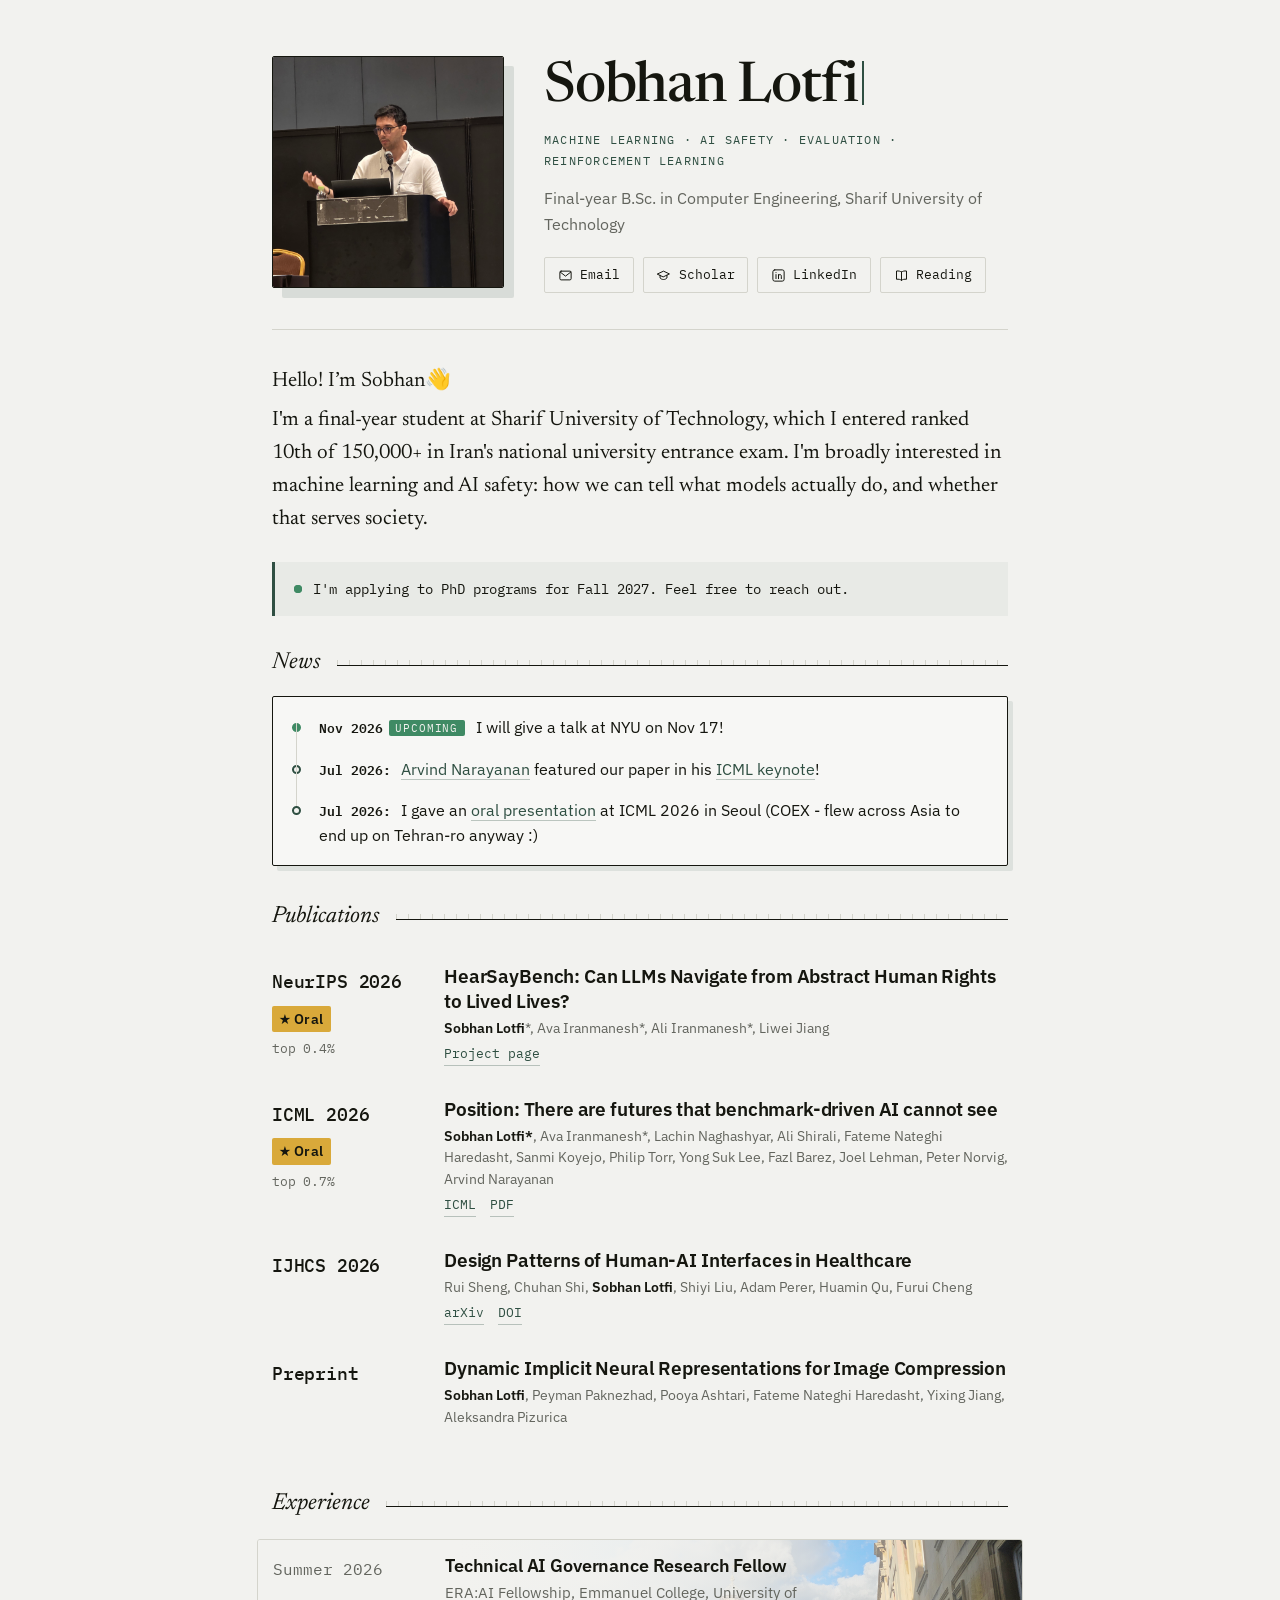
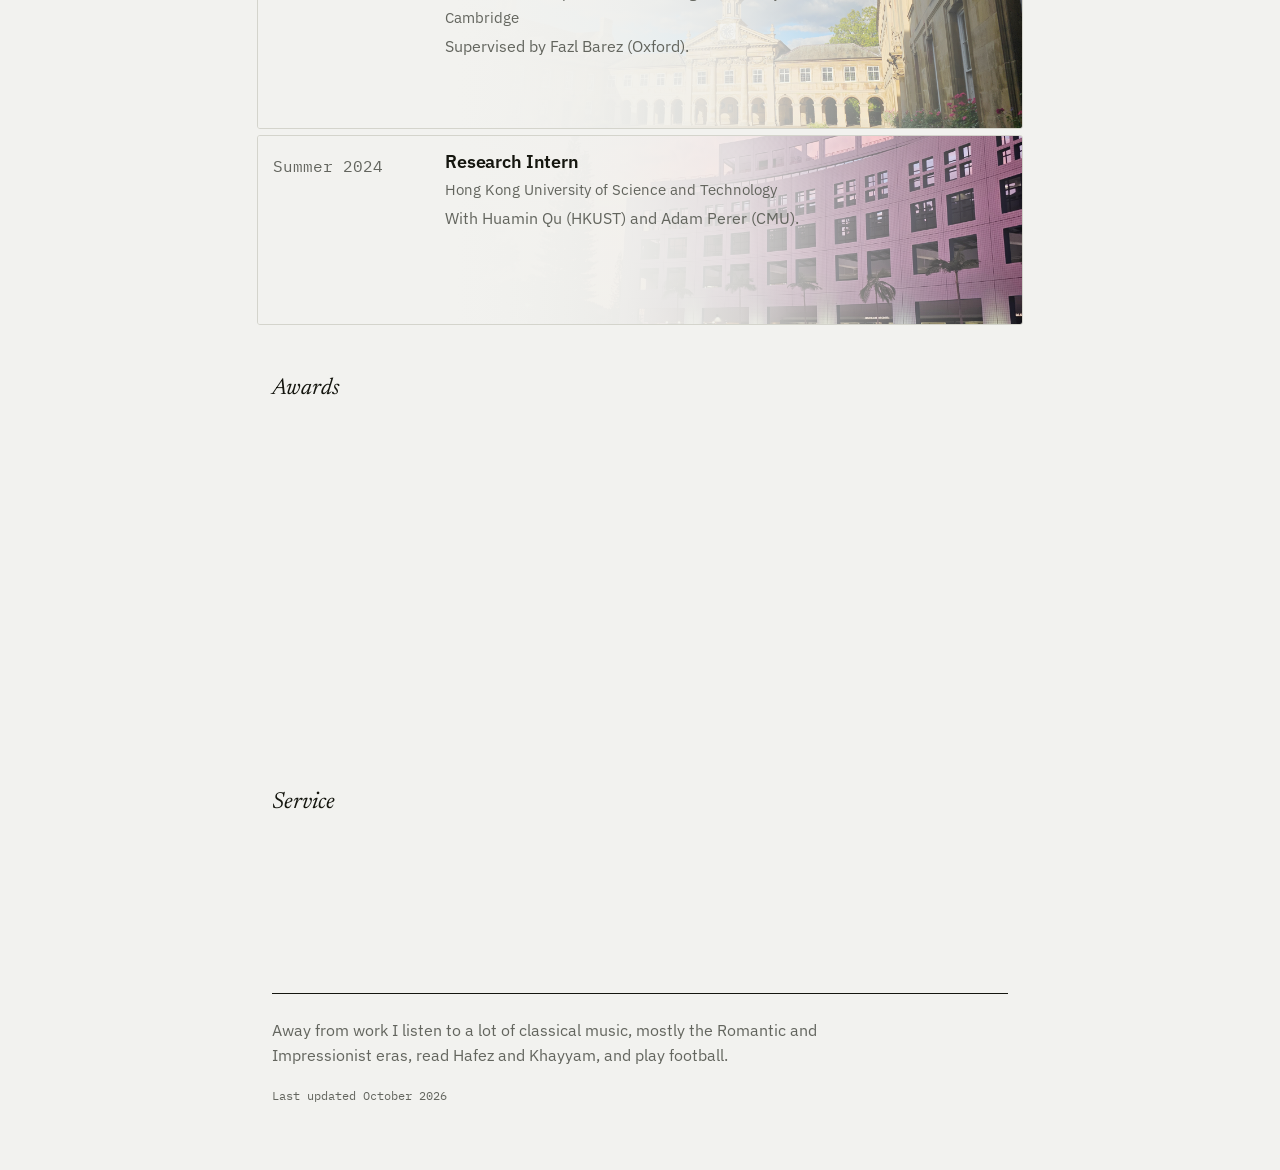
<file: index.html>
<!DOCTYPE html>
<html lang="en">
<head>
<meta charset="utf-8">
<meta name="viewport" content="width=device-width, initial-scale=1">
<title>Sobhan Lotfi</title>
<meta name="description" content="Sobhan Lotfi. Machine learning and AI safety research, with a focus on evaluation.">
<meta property="og:title" content="Sobhan Lotfi">
<meta property="og:description" content="Machine learning and AI safety research, with a focus on evaluation.">
<meta property="og:type" content="website">
<meta property="og:url" content="https://sobhan-lotfi.github.io/">
<meta property="og:image" content="https://sobhan-lotfi.github.io/photo.jpg">
<link rel="icon" href="data:image/svg+xml,<svg xmlns=%22http://www.w3.org/2000/svg%22 viewBox=%220 0 100 100%22><text y=%22.9em%22 font-size=%2290%22>🌿</text></svg>">
<meta name="theme-color" content="#F2F2EF">
<link rel="preconnect" href="https://fonts.googleapis.com">
<link rel="preconnect" href="https://fonts.gstatic.com" crossorigin>
<link href="https://fonts.googleapis.com/css2?family=Newsreader:ital,opsz,wght@0,6..72,400;0,6..72,500;1,6..72,400&family=IBM+Plex+Sans:wght@400;500;600&family=IBM+Plex+Mono:wght@400;500&display=swap" rel="stylesheet">
<link rel="stylesheet" href="style.css">
<script src="motion.js" defer></script>
</head>
<body>
<main class="wrap">
  <header class="masthead">
    <div class="portrait">
      <img src="photo.jpg" alt="Sobhan Lotfi">
    </div>
    <div class="id">
      <h1>Sobhan Lotfi</h1>
      <p class="fields">Machine Learning &middot; AI Safety &middot; Evaluation &middot; Reinforcement Learning</p>
      <p class="affil">Final-year B.Sc. in Computer Engineering, Sharif University of Technology</p>
      <ul class="contact">
        <li><a href="mailto:sobhanlotfi121@gmail.com"><svg viewBox="0 0 24 24" aria-hidden="true"><rect x="3" y="5" width="18" height="14" rx="2"/><path d="M3.5 6.5 12 13l8.5-6.5"/></svg><span>Email</span></a></li>
        <li><a href="https://scholar.google.com/citations?user=w-8KiacAAAAJ"><svg viewBox="0 0 24 24" aria-hidden="true"><path d="M2.5 9.5 12 5l9.5 4.5L12 14z"/><path d="M6.5 11.6V16c1.6 1.6 3.4 2.4 5.5 2.4s3.9-.8 5.5-2.4v-4.4"/></svg><span>Scholar</span></a></li>
        <li><a href="https://www.linkedin.com/in/sobhanlotfi/"><svg viewBox="0 0 24 24" aria-hidden="true"><rect x="3" y="3" width="18" height="18" rx="3"/><path d="M8 10.5V17M8 7.4v.1M12 17v-3.6c0-1.7 1-2.9 2.4-2.9s2.1 1 2.1 2.6V17M12 10.5V17"/></svg><span>LinkedIn</span></a></li>
        <li><a href="reading.html"><svg viewBox="0 0 24 24" aria-hidden="true"><path d="M12 6.5C10 5 7.5 4.5 4 4.8V18c3.5-.3 6 .2 8 1.7 2-1.5 4.5-2 8-1.7V4.8c-3.5-.3-6 .2-8 1.7z"/><path d="M12 6.5v13.2"/></svg><span>Reading</span></a></li>
        <!-- <li><a href="cv.pdf"><svg viewBox="0 0 24 24" aria-hidden="true"><path d="M7 3h7l5 5v13H7z"/><path d="M14 3v5h5"/></svg><span>CV</span></a></li>  uncomment after uploading cv.pdf -->
      </ul>
    </div>
  </header>
  <div class="bio">
    <p class="hello">Hello! I’m Sobhan👋</p>
    <p>I'm a final-year student at Sharif University of Technology, which I entered ranked 10th of 150,000+ in Iran's national university entrance exam. I'm broadly interested in machine learning and AI safety: how we can tell what models actually do, and whether that serves society.</p>
  </div>
  <p class="seeking"><span class="dot" aria-hidden="true"></span>I'm applying to PhD programs for Fall 2027. Feel free to reach out.</p>
  <section class="news" aria-labelledby="news-title">
  <h2 id="news-title">News</h2>
  <div class="news-box" tabindex="0" role="region" aria-label="News, scrollable">
    <ul class="news-list">

      <li class="news-item">
        <p><span class="news-date">Nov 2026</span><span class="news-tag">Upcoming</span> I will give a talk at NYU on Nov 17!</p>
      </li>

      <li class="news-item">
        <p><span class="news-date">Jul 2026:</span> <a href="https://www.cs.princeton.edu/~arvindn/">Arvind Narayanan</a> featured our paper in his <a href="https://icml.cc/virtual/2026/invited-talk/67274">ICML keynote</a>!</p>
      </li>

      <li class="news-item">
        <p><span class="news-date">Jul 2026:</span> I gave an <a href="https://icml.cc/virtual/2026/oral/71151">oral presentation</a> at ICML 2026 in Seoul (COEX - flew across Asia to end up on Tehran-ro anyway :)</p>
      </li>

    </ul>
  </div>
</section>
  <section id="publications">
    <h2>Publications</h2>
    <article class="row pub is-oral">
      <div class="venue">NeurIPS 2026<span class="oral">&#9733; Oral</span><span class="rarity">top 0.4%</span></div>
      <div>
        <p class="title"><a href="https://aliiiranmanesh.github.io/hearSay/">HearSayBench: Can LLMs Navigate from Abstract Human Rights to Lived Lives?</a></p>
        <p class="authors"><span class="me">Sobhan Lotfi</span>*, Ava Iranmanesh*, Ali Iranmanesh*, Liwei Jiang</p>
        <p class="links"><a href="https://aliiiranmanesh.github.io/hearSay/">Project page</a></p>
      </div>
    </article>
    <article class="row pub is-oral">
      <div class="venue">ICML 2026<span class="oral">&#9733; Oral</span><span class="rarity">top 0.7%</span></div>
      <div>
        <p class="title"><a href="https://icml.cc/virtual/2026/poster/67149">Position: There are futures that benchmark-driven AI cannot see</a></p>
        <p class="authors"><span class="me">Sobhan Lotfi*</span>, Ava Iranmanesh*, Lachin Naghashyar, Ali Shirali, Fateme Nateghi Haredasht, Sanmi Koyejo, Philip Torr, Yong Suk Lee, Fazl Barez, Joel Lehman, Peter Norvig, Arvind Narayanan</p>
        <p class="links"><a href="https://icml.cc/virtual/2026/poster/67149">ICML</a><a href="https://openreview.net/pdf/c0833e1fef52e998ef8d65944caaa3aae0eaa35c.pdf">PDF</a></p>
      </div>
    </article>
    <article class="row pub">
      <div class="venue">IJHCS 2026</div>
      <div>
        <p class="title"><a href="https://arxiv.org/abs/2507.12721">Design Patterns of Human-AI Interfaces in Healthcare</a></p>
        <p class="authors">Rui Sheng, Chuhan Shi, <span class="me">Sobhan Lotfi</span>, Shiyi Liu, Adam Perer, Huamin Qu, Furui Cheng</p>
        <p class="links"><a href="https://arxiv.org/abs/2507.12721">arXiv</a><a href="https://doi.org/10.1016/j.ijhcs.2026.103737">DOI</a></p>
      </div>
    </article>
    <article class="row pub">
      <div class="venue">Preprint</div>
      <div>
        <p class="title">Dynamic Implicit Neural Representations for Image Compression</p>
        <p class="authors"><span class="me">Sobhan Lotfi</span>, Peyman Paknezhad, Pooya Ashtari, Fateme Nateghi Haredasht, Yixing Jiang, Aleksandra Pizurica</p>
      </div>
    </article>
  </section>
  <section id="experience">
    <h2>Experience</h2>
    <article class="row job photo-job uk-job">
      <div class="when">Summer 2026</div>
      <div>
        <p class="role">Technical AI Governance Research Fellow</p>
        <p class="org">ERA:AI Fellowship, Emmanuel College, University of Cambridge</p>
        <p class="detail">Supervised by Fazl Barez (Oxford).</p>
      </div>
    </article>
    <article class="row job photo-job hk-job">
      <div class="when">Summer 2024</div>
      <div>
        <p class="role">Research Intern</p>
        <p class="org">Hong Kong University of Science and Technology</p>
        <p class="detail">With Huamin Qu (HKUST) and Adam Perer (CMU).</p>
      </div>
    </article>
  </section>
  <section id="awards">
    <h2>Awards</h2>
    <ul class="ledger" aria-label="Awards and distinctions">
      <li><span class="when">Sep 2026</span><span class="what">Oral presentation, NeurIPS 2026</span><span class="figure">15 of 3,757<small>Evaluations &amp; Datasets Track</small></span></li>
      <li><span class="when">Jun 2026</span><span class="what">ERA:AI Fellowship, Cambridge</span><span class="figure">30 of 6,000+<small>applicants selected</small></span></li>
      <li><span class="when">May 2026</span><span class="what">Oral presentation, ICML 2026</span><span class="figure">168 of 24,371<small>submissions</small></span></li>
      <li><span class="when">Aug 2022</span><span class="what">Iranian National University Entrance Exam</span><span class="figure">Rank 10 of 150,000+<small>national participants</small></span></li>
    </ul>
  </section>
  <section id="service">
    <h2>Service</h2>
    <ul class="plain">
      <li class="row"><span class="when">2026</span><span class="what">Area Chair, NeurIPS 2026 Workshop: Who Verifies the Agents? (Verify-Agents)</span></li>
      <li class="row"><span class="when">2026</span><span class="what">Reviewer, ICML 2026 Workshop on Pluralistic Alignment</span></li>
    </ul>
  </section>
  <footer>
    <p>Away from work I listen to a lot of classical music, mostly the Romantic and Impressionist eras, read Hafez and Khayyam, and play football.</p>
    <p class="stamp">Last updated October 2026</p>
  </footer>
</main>
</body>
</html>
</file>
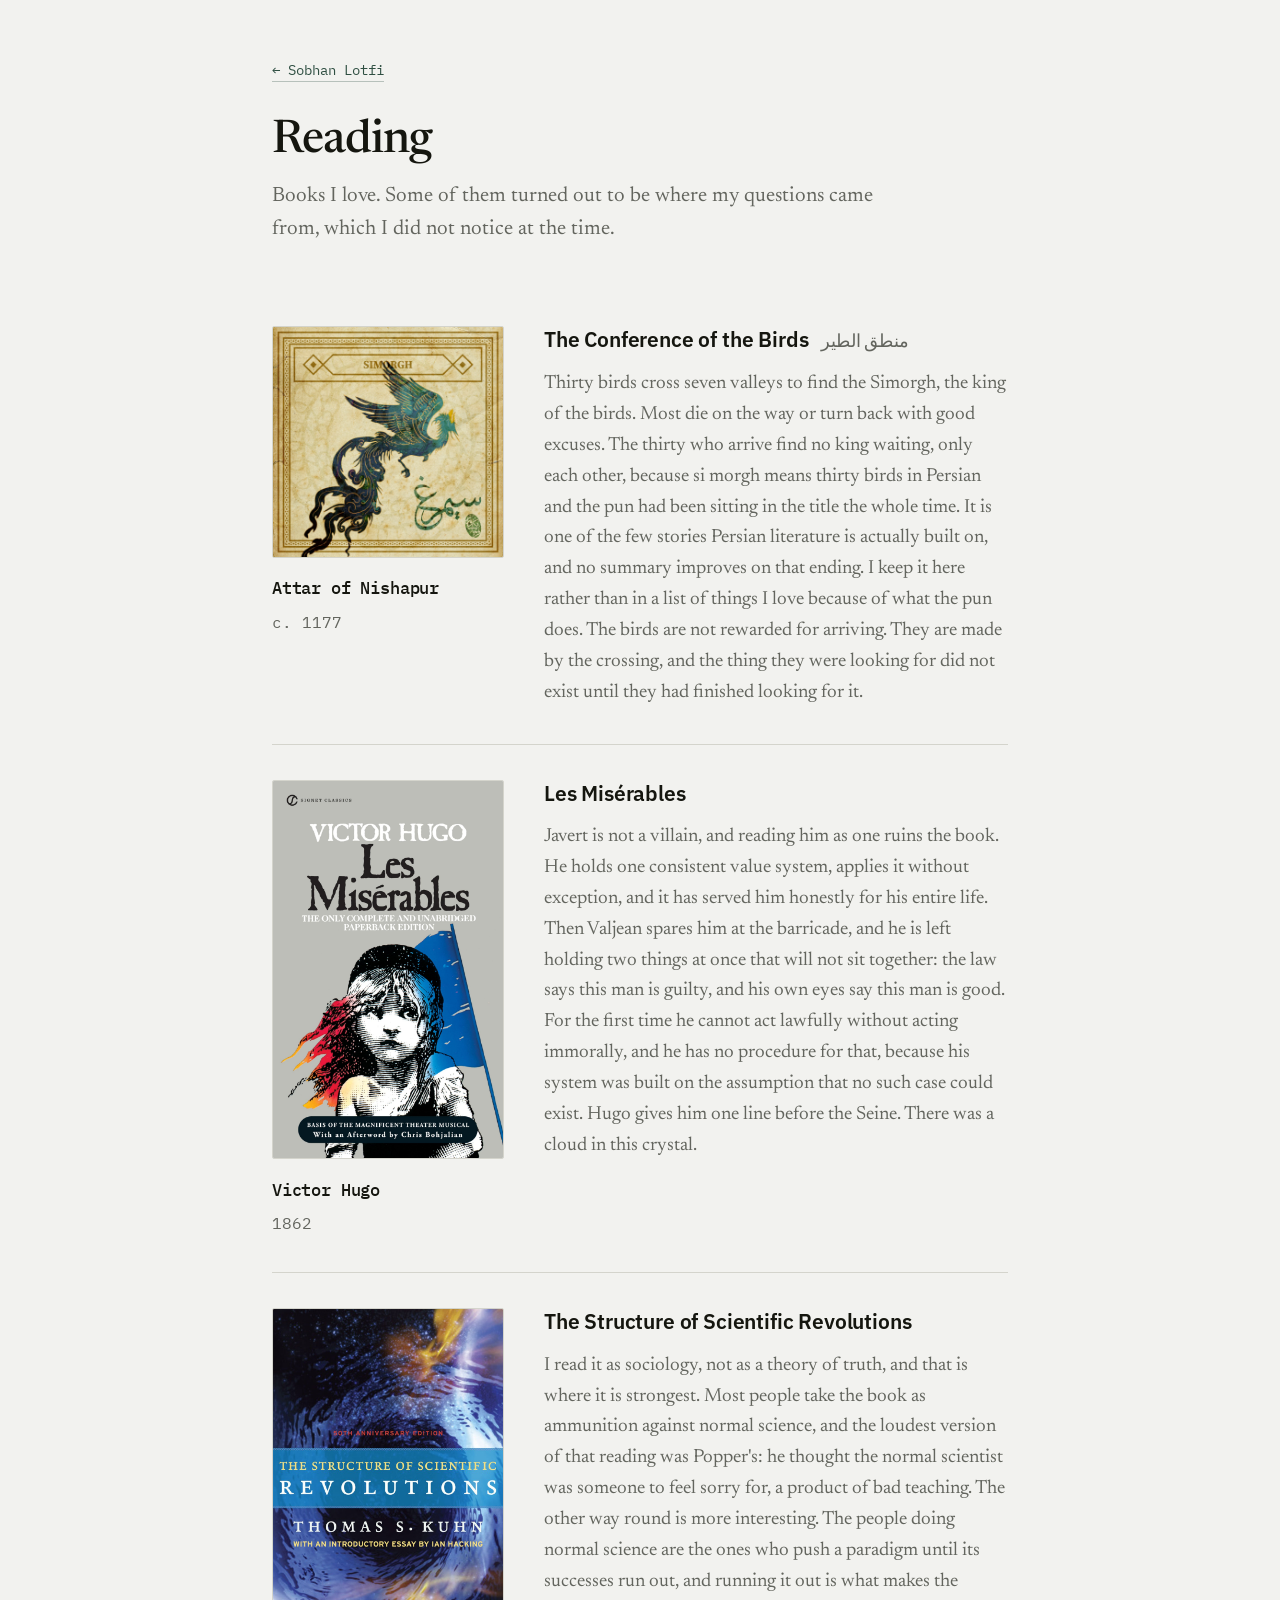
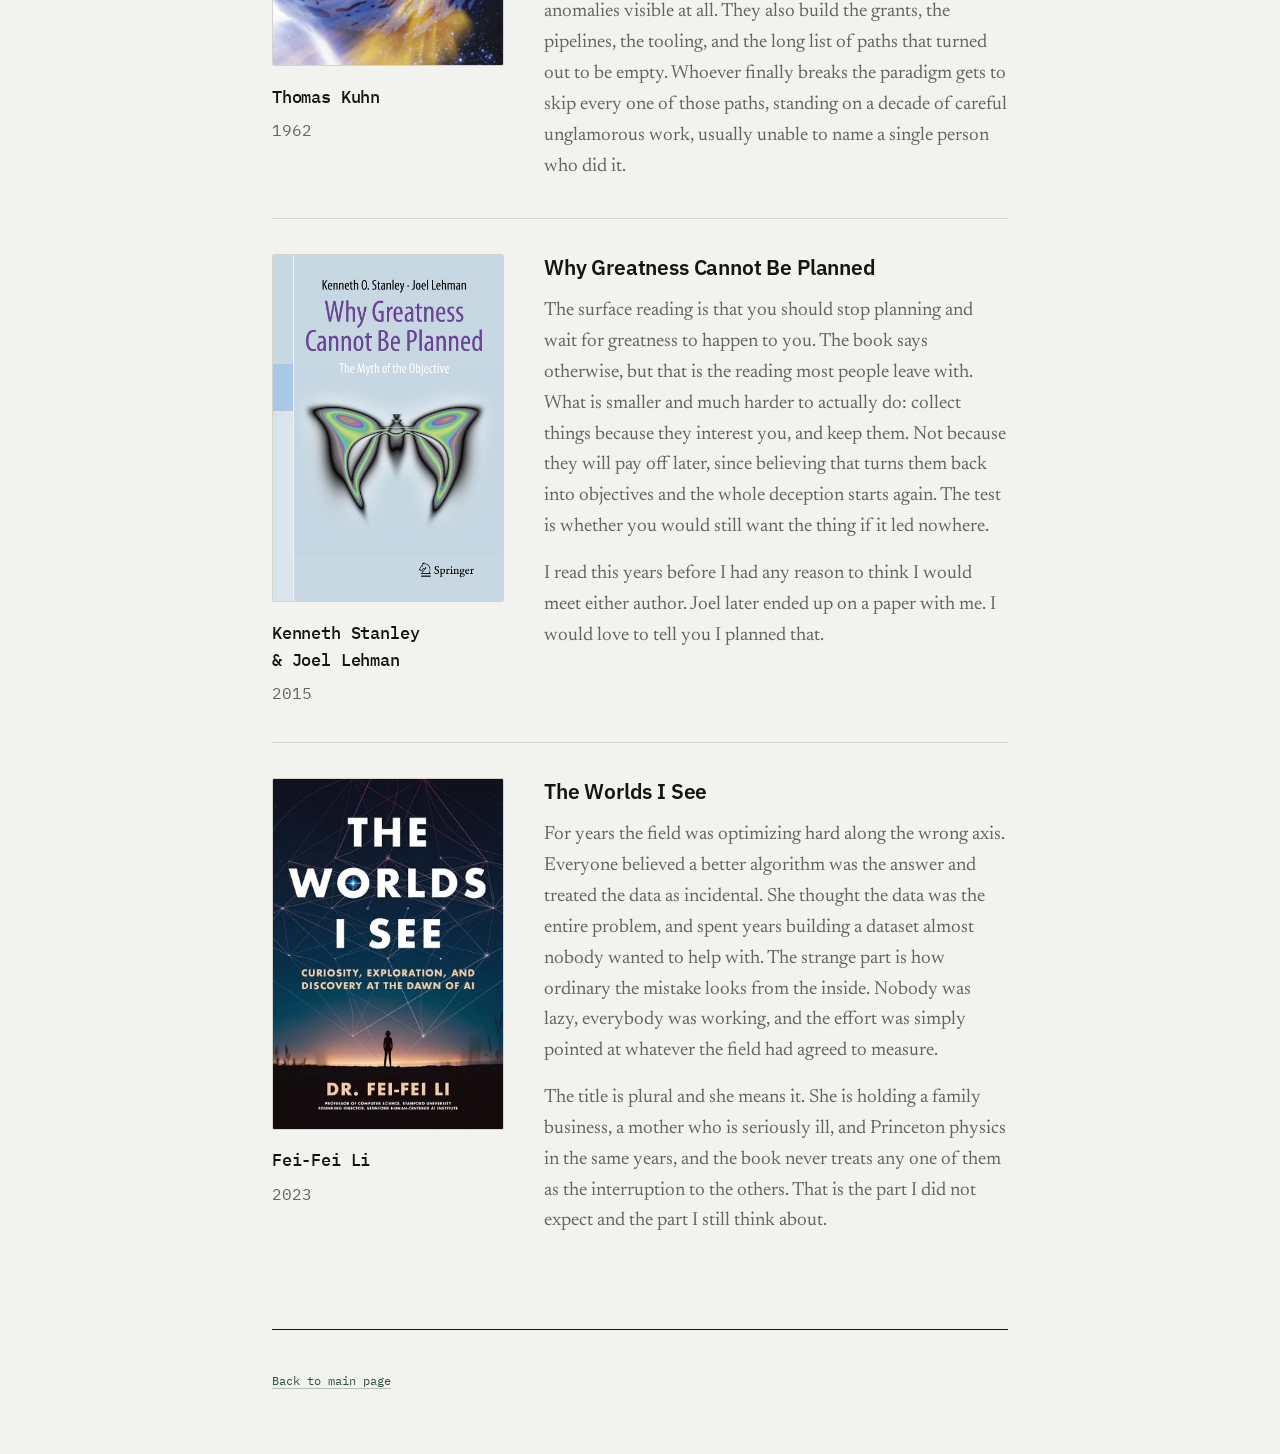
<file: reading.html>
<!DOCTYPE html>
<html lang="en">
<head>
<meta charset="utf-8"/>
<meta content="width=device-width, initial-scale=1" name="viewport"/>
<title>Reading · Sobhan Lotfi</title>
<meta content="Books that shaped how I think about evaluation, search, and what measurement can establish." name="description"/>
<meta content="Reading · Sobhan Lotfi" property="og:title"/>
<meta content="Books that shaped how I think about evaluation, search, and what measurement can establish." property="og:description"/>
<meta content="article" property="og:type"/>
<meta content="https://sobhan-lotfi.github.io/reading.html" property="og:url"/>
<link href="https://fonts.googleapis.com" rel="preconnect"/>
<link crossorigin="" href="https://fonts.gstatic.com" rel="preconnect"/>
<link href="https://fonts.googleapis.com/css2?family=Newsreader:ital,opsz,wght@0,6..72,400;0,6..72,500;1,6..72,400&amp;family=IBM+Plex+Mono:wght@400;500&amp;family=IBM+Plex+Sans:wght@400;500;600&amp;display=swap" rel="stylesheet"/>
<link href="style.css" rel="stylesheet"/>
<script defer="" src="motion.js"></script>
</head>
<body>
<main class="wrap">
<a class="backlink" href="index.html">← Sobhan Lotfi</a>
<div class="page-head">
<h1>Reading</h1>
<p class="standfirst">Books I love. Some of them turned out to be where my questions came from, which I did not notice at the time.</p>
</div>
<article class="book" id="book-01">
<div class="book-meta"><img alt="The Conference of the Birds" class="book-cover" src="attar.webp"/><span class="who">Attar of Nishapur</span><span class="when">c. 1177</span></div>
<div><h3>The Conference of the Birds <span class="native">منطق الطیر</span></h3><div class="book-note"><p>Thirty birds cross seven valleys to find the Simorgh, the king of the birds. Most die on the way or turn back with good excuses. The thirty who arrive find no king waiting, only each other, because si morgh means thirty birds in Persian and the pun had been sitting in the title the whole time. It is one of the few stories Persian literature is actually built on, and no summary improves on that ending. I keep it here rather than in a list of things I love because of what the pun does. The birds are not rewarded for arriving. They are made by the crossing, and the thing they were looking for did not exist until they had finished looking for it.</p></div></div>
</article>
<article class="book" id="book-02">
<div class="book-meta"><img alt="Les Misérables" class="book-cover" src="victor.jpg"/><span class="who">Victor Hugo</span><span class="when">1862</span></div>
<div><h3>Les Misérables</h3><div class="book-note"><p>Javert is not a villain, and reading him as one ruins the book. He holds one consistent value system, applies it without exception, and it has served him honestly for his entire life. Then Valjean spares him at the barricade, and he is left holding two things at once that will not sit together: the law says this man is guilty, and his own eyes say this man is good. For the first time he cannot act lawfully without acting immorally, and he has no procedure for that, because his system was built on the assumption that no such case could exist. Hugo gives him one line before the Seine. There was a cloud in this crystal.</p></div></div>
</article>
<article class="book" id="book-03">
<div class="book-meta"><img alt="The Structure of Scientific Revolutions" class="book-cover" src="thomas.jpg"/><span class="who">Thomas Kuhn</span><span class="when">1962</span></div>
<div><h3>The Structure of Scientific Revolutions</h3><div class="book-note"><p>I read it as sociology, not as a theory of truth, and that is where it is strongest. Most people take the book as ammunition against normal science, and the loudest version of that reading was Popper's: he thought the normal scientist was someone to feel sorry for, a product of bad teaching. The other way round is more interesting. The people doing normal science are the ones who push a paradigm until its successes run out, and running it out is what makes the anomalies visible at all. They also build the grants, the pipelines, the tooling, and the long list of paths that turned out to be empty. Whoever finally breaks the paradigm gets to skip every one of those paths, standing on a decade of careful unglamorous work, usually unable to name a single person who did it.</p></div></div>
</article>
<article class="book" id="book-04">
<div class="book-meta"><img alt="Why Greatness Cannot Be Planned" class="book-cover" src="joel.jpg"/><span class="who">Kenneth Stanley<br/>&amp; Joel Lehman</span><span class="when">2015</span></div>
<div><h3>Why Greatness Cannot Be Planned</h3><div class="book-note"><p>The surface reading is that you should stop planning and wait for greatness to happen to you. The book says otherwise, but that is the reading most people leave with. What is smaller and much harder to actually do: collect things because they interest you, and keep them. Not because they will pay off later, since believing that turns them back into objectives and the whole deception starts again. The test is whether you would still want the thing if it led nowhere.</p><p>I read this years before I had any reason to think I would meet either author. Joel later ended up on a paper with me. I would love to tell you I planned that.</p></div></div>
</article>
<article class="book" id="book-05">
<div class="book-meta"><img alt="The Worlds I See" class="book-cover" src="feifei.webp"/><span class="who">Fei-Fei Li</span><span class="when">2023</span></div>
<div><h3>The Worlds I See</h3><div class="book-note"><p>For years the field was optimizing hard along the wrong axis. Everyone believed a better algorithm was the answer and treated the data as incidental. She thought the data was the entire problem, and spent years building a dataset almost nobody wanted to help with. The strange part is how ordinary the mistake looks from the inside. Nobody was lazy, everybody was working, and the effort was simply pointed at whatever the field had agreed to measure.</p><p>The title is plural and she means it. She is holding a family business, a mother who is seriously ill, and Princeton physics in the same years, and the book never treats any one of them as the interruption to the others. That is the part I did not expect and the part I still think about.</p></div></div>
</article>
<footer><p class="stamp"><a href="index.html">Back to main page</a></p></footer>
</main>
</body>
</html>
</file>
<file: style.css>
/* Sobhan Lotfi: personal academic page.
   Palette, type roles and photo treatment from the original site;
   layout, oral labels, ledger and service list from the redesign. */

:root{
  color-scheme:light;
  --paper:#F2F2EF;
  --ink:#15160F;
  --muted:#63655E;
  --rule:#D4D4CC;
  --accent:#2F4F42;
  --accent-lift:#3F6B58;
  --wash:rgba(47,79,66,.05);
  --gold:#D9A93A;
  --live:#3F8A64;

  --display:"Newsreader",Georgia,serif;
  --body:"IBM Plex Sans",system-ui,-apple-system,sans-serif;
  --mono:"IBM Plex Mono",ui-monospace,Menlo,monospace;
  --persian:"Gulzar","Noto Nastaliq Urdu",serif;

  --measure:50rem;
  --photo:232px;
  --meta-col:9.5rem;
  --gutter:2.5rem;
  /* used by the reading page */
  --rail:232px;
}

*,*::before,*::after{box-sizing:border-box}
html{-webkit-text-size-adjust:100%}
body{
  margin:0;background:var(--paper);color:var(--ink);
  font-family:var(--body);font-size:17px;line-height:1.62;
  -webkit-font-smoothing:antialiased;
}
p{margin:0}
.wrap{max-width:var(--measure);margin:0 auto;padding:3.5rem 2rem 4rem}

a{color:var(--accent);text-decoration:none;border-bottom:1px solid rgba(47,79,66,.3);transition:color .15s ease,border-color .15s ease}
a:hover{color:var(--accent-lift);border-bottom-color:var(--accent-lift)}
a:focus-visible{outline:2px solid var(--accent);outline-offset:3px;border-radius:2px}

/* ---------- masthead ---------- */
.masthead{
  display:grid;grid-template-columns:var(--photo) 1fr;gap:var(--gutter);
  align-items:start;padding-bottom:2.25rem;border-bottom:1px solid var(--rule);
}

/* square, framed, with the original hard offset shadow;
   on hover the photo settles toward its shadow */
.portrait{
  width:var(--photo);height:var(--photo);border-radius:2px;overflow:hidden;
  background:#E4E4DD;border:1px solid var(--ink);
  box-shadow:10px 10px 0 rgba(47,79,66,.13);
  transition:transform .35s cubic-bezier(.2,.7,.2,1),box-shadow .35s cubic-bezier(.2,.7,.2,1);
}
.portrait img{width:100%;height:100%;object-fit:cover;display:block;transition:transform .6s cubic-bezier(.2,.7,.2,1)}
.portrait:hover{transform:translate(4px,4px);box-shadow:6px 6px 0 rgba(47,79,66,.2)}
.portrait:hover img{transform:scale(1.03)}

h1{
  font-family:var(--display);font-weight:500;
  font-size:clamp(2.6rem,6vw,3.5rem);line-height:1;
  letter-spacing:-.022em;margin:.25rem 0 .9rem;
}
.fields{
  font-family:var(--mono);font-size:.76rem;letter-spacing:.1em;
  text-transform:uppercase;color:var(--accent);margin:0 0 .9rem;line-height:1.7;
}
.affil{font-size:1rem;color:var(--muted);margin:0 0 1.2rem;max-width:34rem}

.contact{display:flex;flex-wrap:wrap;gap:.55rem;font-family:var(--mono);font-size:.82rem;margin:0;padding:0;list-style:none}
.contact a{
  display:inline-flex;align-items:center;gap:.45rem;
  padding:.4rem .8rem;border:1px solid var(--rule);border-radius:2px;
  color:var(--ink);background:transparent;
  transition:background .15s ease,border-color .15s ease,color .15s ease;
}
.contact a:hover{background:var(--accent);border-color:var(--accent);color:var(--paper)}
.contact svg{width:15px;height:15px;fill:none;stroke:currentColor;stroke-width:1.6;stroke-linecap:round;stroke-linejoin:round}

/* ---------- bio + ask ---------- */
.bio{font-family:var(--display);font-size:1.3rem;line-height:1.58;margin-top:2.25rem}
.bio .hello{margin-bottom:.4rem}
.seeking{
  display:flex;align-items:baseline;gap:.7rem;
  font-family:var(--mono);font-size:.86rem;line-height:1.7;
  margin-top:1.6rem;padding:.95rem 1.2rem;
  border-left:3px solid var(--accent);background:var(--wash);
}
.dot{position:relative;flex:none;width:8px;height:8px;border-radius:50%;background:var(--live);transform:translateY(-1px)}
.dot::after{content:"";position:absolute;inset:0;border-radius:50%;background:var(--live);animation:ping 2.6s ease-out infinite}
@keyframes ping{0%{transform:scale(1);opacity:.45}70%,100%{transform:scale(2.8);opacity:0}}

/* ---------- sections ---------- */
section{margin-top:2.8rem}
h2{
  display:flex;align-items:center;gap:1rem;margin:0 0 1rem;
  font-family:var(--display);font-style:italic;font-weight:400;font-size:1.45rem;color:var(--ink);
}
/* a measuring ruler beside each title */
h2::after{
  content:"";flex:1;height:7px;
  background:
    linear-gradient(var(--ink),var(--ink)) left bottom/100% 1px no-repeat,
    repeating-linear-gradient(to right,var(--rule) 0 1px,transparent 1px 12px) left bottom/100% 6px no-repeat;
}

.row{display:grid;grid-template-columns:var(--meta-col) 1fr;gap:1.25rem}
.when,.venue{font-family:var(--mono);font-size:1rem;color:var(--muted);padding-top:.2rem;font-variant-numeric:tabular-nums}

/* ---------- publications ---------- */
.pub,.job{padding:.8rem .95rem;margin:0 -.95rem;border-radius:3px;transition:background .18s ease}
.pub:hover,.job:not(.photo-job):hover{background:rgba(47,79,66,.045)}
.pub + .pub{margin-top:.35rem}

.venue{display:flex;flex-direction:column;align-items:flex-start;gap:.4rem;color:var(--ink);font-weight:500;font-size:1.15rem;letter-spacing:-.01em}
.oral{
  display:inline-flex;align-items:center;gap:.25rem;margin-top:.15rem;
  font-family:var(--body);font-size:.86rem;font-weight:600;letter-spacing:.01em;
  color:var(--ink);background:var(--gold);
  border-radius:2px;padding:.12rem .5rem .12rem .42rem;
}
.rarity{font-size:.84rem;color:var(--muted);font-weight:400}

.title{font-size:1.16rem;font-weight:600;line-height:1.32;letter-spacing:-.008em}
.title a{color:var(--ink);border-bottom-color:transparent}
.title a:hover{color:var(--accent);border-bottom-color:var(--accent-lift)}
.authors{margin-top:.22rem;font-size:.9rem;line-height:1.5;color:var(--muted)}
.me{color:var(--ink);font-weight:600}
.links{margin-top:.35rem;display:flex;flex-wrap:wrap;gap:.9rem;font-family:var(--mono);font-size:.8rem}

/* ---------- experience ---------- */
.job + .job{margin-top:.4rem}
.job .role{font-size:1.1rem;font-weight:600;line-height:1.4;letter-spacing:-.008em}
.job .org{font-size:.95rem;color:var(--muted);margin-top:.1rem}
.job .detail{margin-top:.3rem;font-size:.97rem;line-height:1.55;color:var(--muted)}

/* ---------- internship photo cards ---------- */
.photo-job{
  position:relative;
  isolation:isolate;
  overflow:hidden;
  min-height:190px;
  padding:.9rem .95rem;
  border:1px solid var(--rule);
  border-radius:3px;
  background:var(--paper);
  transition:border-color .22s ease;
}

/* Exactly one photo layer per card, fading naturally into the paper. */
.photo-job::before{
  content:"";
  position:absolute;
  inset:0 0 0 auto;
  width:74%;
  z-index:-2;
  background-size:cover;
  background-position:center;
  background-repeat:no-repeat;
  -webkit-mask-image:linear-gradient(90deg,transparent 0%,rgba(0,0,0,.18) 20%,rgba(0,0,0,.77) 65%,#000 100%);
  mask-image:linear-gradient(90deg,transparent 0%,rgba(0,0,0,.18) 20%,rgba(0,0,0,.77) 65%,#000 100%);
  filter:none;
  transition:filter .25s ease;
}
.photo-job::after{
  content:"";
  position:absolute;
  inset:0;
  z-index:-1;
  background:linear-gradient(90deg,
    rgba(242,242,239,.985) 0%,
    rgba(242,242,239,.95) 30%,
    rgba(242,242,239,.90) 48%,
    rgba(242,242,239,.75) 63%,
    rgba(242,242,239,.40) 80%,
    rgba(242,242,239,.04) 100%);
  pointer-events:none;
}
.photo-job > div{position:relative;z-index:1}
.photo-job > div:last-child{max-width:25rem}

/* Hover changes color slightly, never image size, position, or fade. */
.photo-job:hover{border-color:rgba(47,79,66,.38)}
.photo-job:hover::before{filter:saturate(1.07) brightness(1.035)}

.uk-job::before{
  background-image:url("UK.jpg");
  background-position:60% center;
}
.hk-job::before{
  background-image:url("HK.jpg");
  background-position:57% center;
}

/* ---------- awards: a ledger ---------- */
.ledger{list-style:none;margin:0;padding:0}
.ledger li{
  display:grid;grid-template-columns:var(--meta-col) 1fr auto;gap:1.5rem;align-items:baseline;
  padding:.85rem 0;border-bottom:1px solid var(--rule);
}
.ledger .what{font-size:1.22rem;font-weight:500;line-height:1.4}
.ledger .figure{
  text-align:right;font-family:var(--mono);font-variant-numeric:tabular-nums;
  font-size:1.05rem;font-weight:500;color:var(--accent);white-space:nowrap;letter-spacing:-.02em;
}
.ledger .figure small{display:block;font-size:.68rem;letter-spacing:.06em;text-transform:uppercase;color:var(--muted);font-weight:400;margin-top:.15rem}

/* ---------- service ---------- */
.plain{list-style:none;margin:0;padding:0}
.plain li{padding:.3rem 0}
.plain .what{font-size:.98rem}

/* ---------- footer ---------- */
footer{margin-top:3.5rem;padding-top:1.5rem;border-top:1px solid var(--ink);font-size:1rem;color:var(--muted)}
footer p{max-width:40rem}
footer .stamp{font-family:var(--mono);font-size:.78rem;margin-top:1rem}

/* ---------- the top of the page settles in once ---------- */
@keyframes rise{from{opacity:0;transform:translateY(8px)}to{opacity:1;transform:none}}
.portrait,.id>*,.bio,.seeking{animation:rise .6s cubic-bezier(.2,.7,.2,1) backwards}
.id>:nth-child(1){animation-delay:.06s}
.id>:nth-child(2){animation-delay:.12s}
.id>:nth-child(3){animation-delay:.18s}
.id>:nth-child(4){animation-delay:.24s}
.bio,.seeking{animation-delay:.3s}

@media (prefers-reduced-motion:reduce){
  *,*::before,*::after{animation:none!important;transition:none!important}
}

/* ---------- small screens ---------- */
@media (max-width:820px){
  :root{--photo:152px;--rail:152px;--gutter:1.5rem}
  body{font-size:16.5px}
  .wrap{padding:2.25rem 1.25rem 3rem}
  .masthead{grid-template-columns:1fr;gap:1.4rem;padding-bottom:1.6rem}
  .portrait{box-shadow:7px 7px 0 rgba(47,79,66,.13)}
  h1{margin-top:0}
  .bio{font-size:1.18rem;margin-top:1.9rem}
  section{margin-top:2rem}
  .row{grid-template-columns:1fr;gap:.3rem}
  .pub,.job{margin:0;padding:.7rem 0}
  .pub:hover,.job:not(.photo-job):hover{background:transparent}
  .venue{flex-direction:row;flex-wrap:wrap;align-items:center}
  .ledger li{grid-template-columns:1fr auto}
  .ledger .when{grid-column:1/-1;padding-top:0}
}

/* ---------- reading page (unchanged from the original) ---------- */
.backlink{
  font-family:var(--mono);font-size:.86rem;
  display:inline-block;margin-bottom:2.25rem;
}
.page-head{margin-bottom:2.75rem}
.page-head h1{font-size:clamp(2.2rem,5vw,2.9rem);margin:0 0 1rem;display:block}
.page-head .standfirst{
  font-family:var(--display);font-size:1.3rem;line-height:1.58;
  color:var(--muted);max-width:40rem;margin:0;
}
.book{
  display:grid;grid-template-columns:var(--rail) 1fr;gap:var(--gutter);
  padding:2.2rem 0;border-bottom:1px solid var(--rule);
}
.book:last-of-type{border-bottom:none}
.book-meta{font-family:var(--mono);font-size:.95rem;line-height:1.6;color:var(--muted)}
.book-cover{
  display:block;width:100%;height:auto;
  border:1px solid var(--rule);border-radius:2px;
  margin-bottom:1.1rem;background:#E4E4DD;
}
.book-meta .who{display:block;color:var(--ink);font-weight:500;font-size:1.05rem;letter-spacing:-.01em}
.book-meta .when{display:block;margin-top:.28rem}
.book h3{
  font-size:1.32rem;font-weight:600;line-height:1.32;
  letter-spacing:-.008em;margin:0 0 .9rem;
}
.book h3 .native{
  font-family:var(--display);font-weight:400;color:var(--muted);
  font-size:1.15rem;margin-left:.5rem;
}
.book-note{
  font-family:var(--display);font-size:1.19rem;line-height:1.62;
  color:var(--muted);max-width:38rem;margin:0;
}
.book-note p{margin:0 0 1rem}
.book-note p:last-child{margin-bottom:0}
.book-note strong{color:var(--ink);font-weight:500}
@media (max-width:820px){
  .backlink{margin-bottom:1.5rem}
  .page-head{margin-bottom:2rem}
  .page-head .standfirst{font-size:1.15rem}
  .book{grid-template-columns:1fr;gap:.7rem;padding:1.75rem 0}
  .book-cover{width:118px;margin-bottom:.75rem}
  .book-meta .who,.book-meta .when{display:inline}
  .book-meta .when{margin-left:.5rem}
  .book h3{font-size:1.16rem}
  .book-note{font-size:1.08rem;max-width:none}
}
/* =============================================================
   Approved motion enhancements (balanced). Layout unchanged.
   All entrance effects are opt-in via .motion-ready, added by JS.
   ============================================================= */

/* 1. Name types over an invisible, full-size original that reserves
   its exact space. Nothing below the h1 moves during typing. */
.id h1.typing-name{position:relative}
.id h1.typing-name .typing-source{visibility:hidden}
.id h1 .typing-overlay{
  position:absolute;left:0;top:0;white-space:nowrap;
  font:inherit;letter-spacing:inherit;line-height:inherit;
  pointer-events:none;
}
.id h1 .typing-caret{
  display:inline-block;height:.79em;margin-left:.07em;
  border-right:2px solid var(--accent);vertical-align:-.07em;
  animation:caret-blink .72s steps(1,end) infinite;
}
@keyframes caret-blink{50%{opacity:0}}

/* 2. Portrait: restrained 3D tilt, without altering the photo's box. */
@media (hover:hover) and (pointer:fine){
  .portrait{
    transform:perspective(800px) rotateX(var(--tilt-x,0deg)) rotateY(var(--tilt-y,0deg)) translate3d(var(--portrait-shift,0px),var(--portrait-shift,0px),0);
    transition:transform .36s cubic-bezier(.22,1,.36,1),box-shadow .36s cubic-bezier(.22,1,.36,1);
    will-change:transform;
  }
  .portrait:hover{
    --portrait-shift:4px;
    transform:perspective(800px) rotateX(var(--tilt-x,0deg)) rotateY(var(--tilt-y,0deg)) translate3d(4px,4px,0);
    box-shadow:6px 6px 0 rgba(47,79,66,.22);
  }
}

/* 3. Section ruler grows from the start of the heading. */
.motion-ready section h2::after{
  transform:scaleX(0);transform-origin:left center;
  opacity:.2;
  transition:transform .8s cubic-bezier(.16,1,.3,1),opacity .55s ease;
}
.motion-ready section.section-visible h2::after{transform:scaleX(1);opacity:1}

/* 4. Publication title responds to row hover without reflow. */
@media (hover:hover){
  .pub .title{
    transition:transform .25s cubic-bezier(.22,1,.36,1);
  }
  .pub:hover .title{transform:translateX(3px)}
  .pub .title a::after{
    content:"↗";display:inline-block;width:0;overflow:visible;
    opacity:0;transform:translate(0,3px);
    color:var(--accent);font-family:var(--mono);font-size:.8em;
    transition:opacity .22s ease,transform .22s ease;
    pointer-events:none;
  }
  .pub:hover .title a::after,.pub .title a:focus-visible::after{
    opacity:1;transform:translate(5px,-1px);
  }
}

/* 6. Content comes up into place, once, as it scrolls into view. */
.motion-ready .reveal-item{
  opacity:0;transform:translateY(13px);
  transition:opacity .6s ease,transform .65s cubic-bezier(.16,1,.3,1);
  transition-delay:var(--reveal-delay,0ms);
}
.motion-ready .reveal-item.is-revealed{opacity:1;transform:translateY(0)}
/* Keep hover transforms on descendant text, never on the reveal item. */

/* 7. Contact icons and buttons react gently to the pointer. */
.contact a{
  transition:background .22s ease,border-color .22s ease,color .22s ease,
             transform .3s cubic-bezier(.22,1,.36,1),box-shadow .3s ease;
}
.contact svg{transition:transform .28s cubic-bezier(.22,1,.36,1)}
@media (hover:hover){
  .contact a:hover{transform:translateY(-2px);box-shadow:0 3px 0 rgba(47,79,66,.16)}
  .contact a:hover svg{transform:translate(1px,-1px)}
}
.contact a:active{transform:translateY(0);box-shadow:none}

/* 9. Reading page book covers rise into place and lift on hover. */
.motion-ready .book-cover{
  opacity:0;transform:translateY(10px) scale(.985);
  transition:opacity .7s ease,transform .65s cubic-bezier(.16,1,.3,1),
             box-shadow .35s ease;
}
.motion-ready .book.is-revealed .book-cover{opacity:1;transform:translateY(0) scale(1)}
@media (hover:hover){
  .motion-ready .book.is-revealed .book-cover:hover{
    transform:translateY(-5px) rotate(-.6deg);
    box-shadow:8px 11px 18px rgba(21,22,15,.12);
  }
}
/* The book body itself is intentionally left stationary so cover
   motion doesn't collide with the independent row reveal. */

/* Accessibility and touch: preserve all existing visible content. */
@media (prefers-reduced-motion:reduce){
  .id h1 .typing-source{visibility:visible!important}
  .id h1 .typing-overlay{display:none!important}
  .motion-ready .reveal-item,.motion-ready .book-cover{
    opacity:1!important;transform:none!important;
  }
  .motion-ready section h2::after{transform:none!important;opacity:1!important}
  .portrait,.portrait:hover{transform:none!important;will-change:auto!important}
}

/* ---------- news: a framed, scrollable box with a dotted timeline ---------- */
.news{margin-top:1.75rem}
.news + section{margin-top:2rem}
.news h2{margin-bottom:.9rem}

.news .news-box{
  max-height:13rem;overflow-y:auto;
  padding:1.1rem 1.3rem 1.1rem 1.2rem;
  border:1px solid var(--ink);border-radius:2px;
  background:rgba(255,255,255,.35);
  box-shadow:5px 5px 0 rgba(47,79,66,.10);
  scrollbar-width:thin;scrollbar-color:var(--accent) transparent;
}
.news .news-box:focus-visible{outline:2px solid var(--accent);outline-offset:3px}

.news .news-list{list-style:none;margin:0;padding:0}
.news .news-item{position:relative;list-style:none;margin:0;padding:0 0 1.1rem 1.7rem}
.news .news-item:last-child{padding-bottom:0}

/* the dot */
.news .news-item::before{
  content:"";position:absolute;left:0;top:.5rem;
  width:9px;height:9px;box-sizing:border-box;border-radius:50%;
  background:var(--paper);border:2px solid var(--accent);
}
/* the line down to the next dot */
.news .news-item::after{
  content:"";position:absolute;left:4px;top:.5rem;bottom:-.5rem;
  width:1px;background:var(--rule);
}
.news .news-item:last-child::after{display:none}
.news .news-item:first-child::before{background:var(--live);border-color:var(--live)}

.news .news-item p{font-size:.98rem;line-height:1.55}
.news .news-date{font-family:var(--mono);font-size:.84rem;font-weight:600;color:var(--ink);margin-right:.35rem}
.news .news-tag{
  margin-right:.45rem;padding:.05rem .4rem;border-radius:2px;
  font-family:var(--mono);font-size:.66rem;letter-spacing:.08em;text-transform:uppercase;
  color:var(--paper);background:var(--live);vertical-align:.08em;
}

@media (max-width:820px){
  .news{margin-top:1.4rem}
  .news .news-box{max-height:14rem;padding:1rem;box-shadow:4px 4px 0 rgba(47,79,66,.10)}
}

@media (max-width:820px){
  .job.photo-job{margin:0;padding:.85rem .9rem;min-height:166px}
  .photo-job::before{width:100%}
  .photo-job::after{
    background:linear-gradient(90deg,
      rgba(242,242,239,.97) 0%,
      rgba(242,242,239,.93) 60%,
      rgba(242,242,239,.66) 100%);
  }
  .photo-job > div:last-child{max-width:none}
}
</file>
